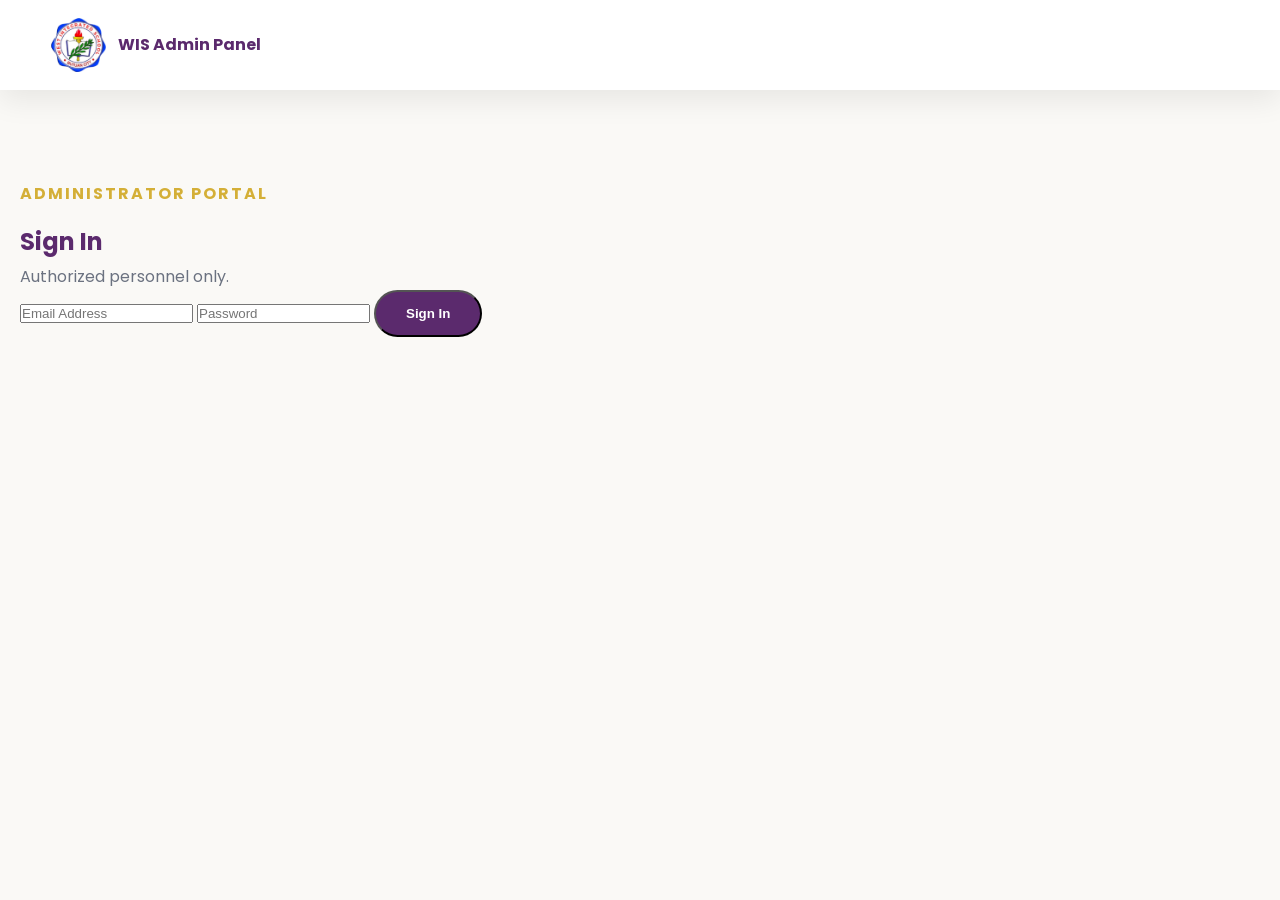
<file: admin.html>
<!DOCTYPE html>
<html lang="en">

<head>

    <meta charset="UTF-8">

    <meta name="viewport" content="width=device-width, initial-scale=1.0">

    <title>Admin Dashboard | West Integrated School</title>

    <link rel="stylesheet" href="css/style.css">

</head>

<body>

    <!-- ==========================================
         HEADER
    =========================================== -->

    <header class="header">

        <nav class="navbar">

            <a href="index.html" class="logo">

                <img src="images/logo.png" alt="West Integrated School Logo">

                <span>WIS Admin Panel</span>

            </a>

        </nav>

    </header>

    <!-- ==========================================
         LOGIN SCREEN
    =========================================== -->

    <section id="login-screen" class="login-page">

        <div class="login-card">

            <span class="section-tag">

                Administrator Portal

            </span>

            <h1>

                Sign In

            </h1>

            <p>

                Authorized personnel only.

            </p>

            <input
type="email"
id="username"
placeholder="Email Address">

            <input
            type="password"
            id="password"
            placeholder="Password">

            <button
            id="login-btn"
            class="btn">

                Sign In

            </button>

            <p id="login-message"></p>

        </div>

    </section>

    <!-- ==========================================
         ADMIN DASHBOARD
    =========================================== -->

    <main id="admin-dashboard" style="display:none;">

        <section class="admin-dashboard">

            <div class="container">

                <span class="section-tag">

                    Administrator

                </span>

                <h1>

                    West Integrated School Dashboard

                </h1>

                <p>

                    Manage announcements and website content.

                </p>

                <div class="admin-grid">

                    <!-- Announcement Editor -->

                    <div class="admin-card">

                        <h2>

                            📢 Announcement Editor

                        </h2>

                        <input
                        type="text"
                        id="announcement-title-input"
                        placeholder="Announcement title">

                        <textarea
                        id="announcement-message-input"
                        placeholder="Write announcement here..."></textarea>

                        <button
                        id="publish-btn"
                        class="btn">

                            Publish Announcement

                        </button>

                    </div>

                    <!-- Gallery Manager -->

<div class="admin-card">

    <h2>
        🖼 Gallery Manager
    </h2>

    <p>
        Add and manage school images.
    </p>


    <input
    type="file"
    id="gallery-file"
    accept="image/*">


    <input
    type="text"
    id="gallery-title"
    placeholder="Image title">


    <textarea
    id="gallery-description"
    placeholder="Image description"></textarea>


    <button
    id="gallery-add-btn"
    class="btn">

        Add to Gallery

    </button>


    <p id="gallery-status">

    Ready

</p>

<img 
id="gallery-preview"
style="display:none; width:200px; border-radius:15px;"
alt="Image preview">

</div>

                </div>

            </div>

        </section>

    </main>

    <!-- ==========================================
         JAVASCRIPT
    =========================================== -->

    
    <script type="module" src="js/admin.js"></script>
</body>

</html>
</file>
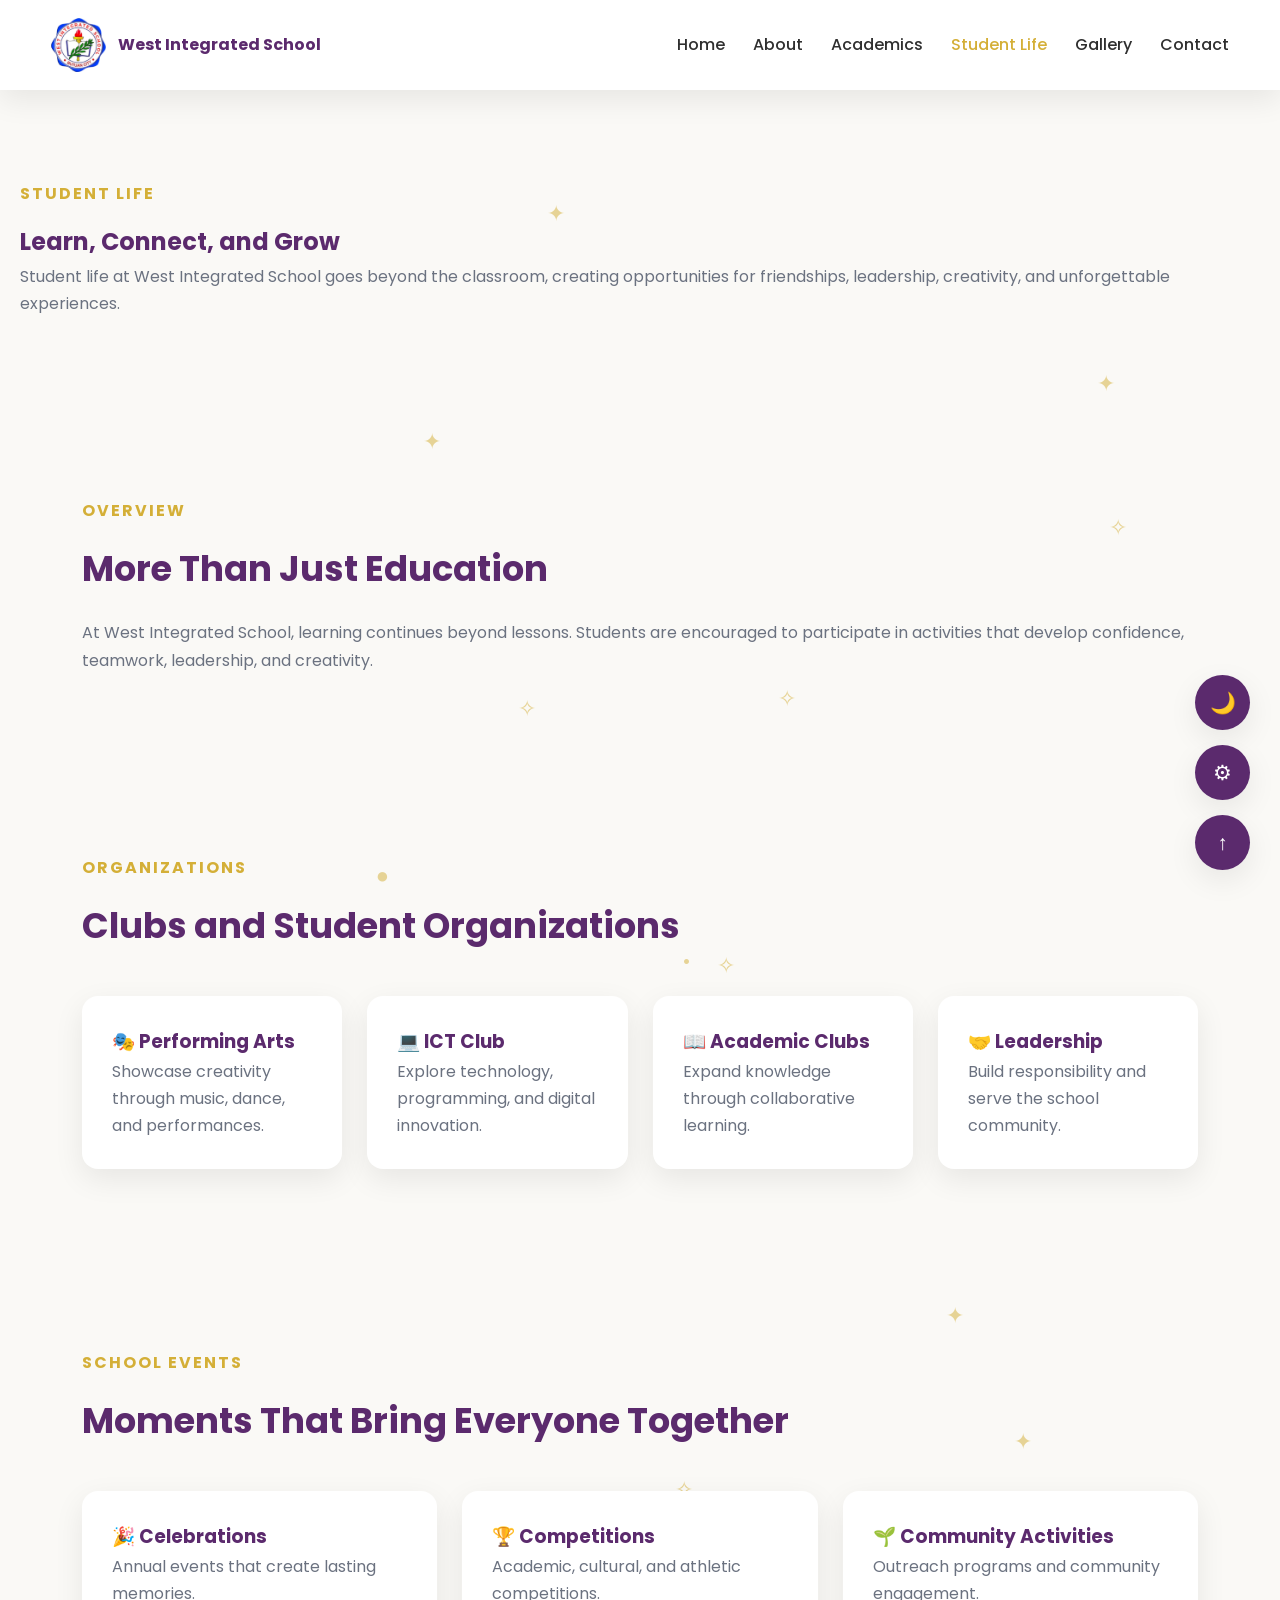
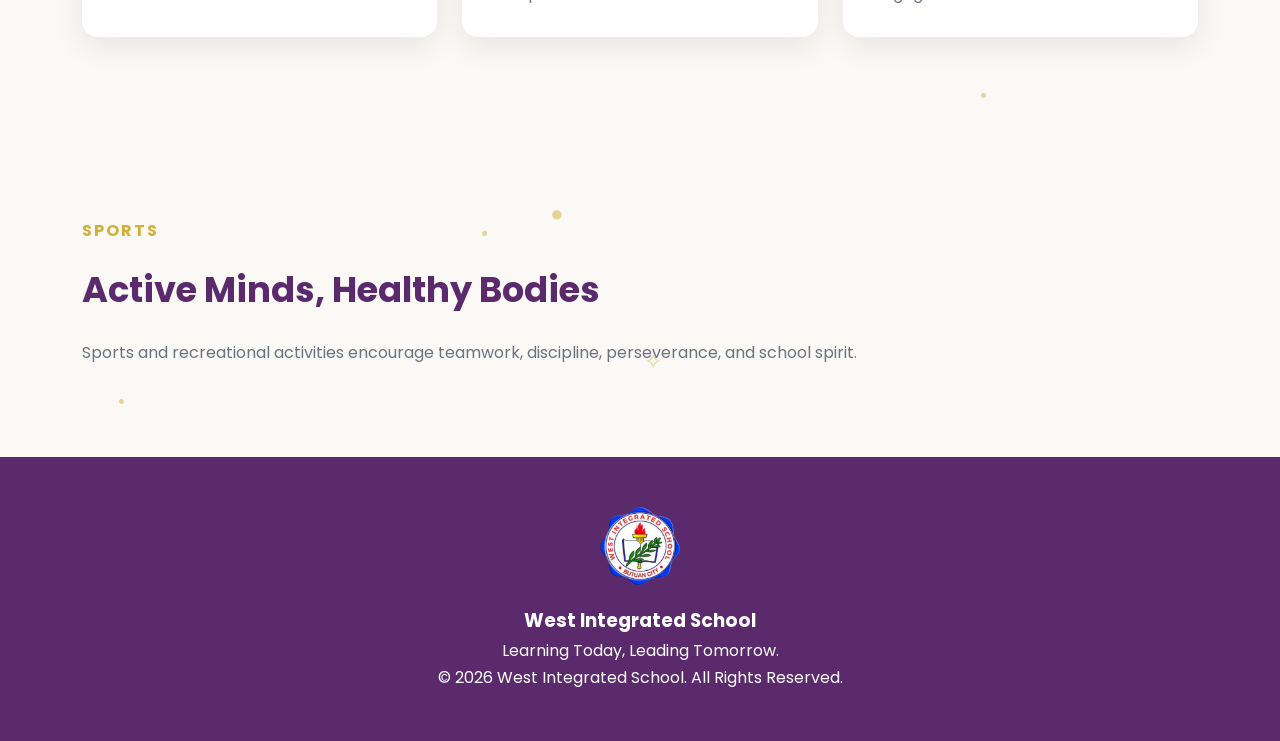
<file: student-life.html>
<!DOCTYPE html>
<html lang="en">

<head>

    <meta charset="UTF-8">

    <meta name="viewport" content="width=device-width, initial-scale=1.0">

    <title>Student Life | West Integrated School</title>

    <link rel="stylesheet" href="css/style.css">

</head>

<body>

    <!-- ==========================================
         HEADER
    =========================================== -->

    <header class="header">

        <nav class="navbar">

            <a href="index.html" class="logo">

                <img src="images/logo.png" alt="West Integrated School Logo">

                <span>West Integrated School</span>

            </a>

            <ul class="nav-links">

                <li><a href="index.html">Home</a></li>

                <li><a href="about.html">About</a></li>

                <li><a href="academics.html">Academics</a></li>

                <li><a href="student-life.html" class="active">Student Life</a></li>

                <li><a href="gallery.html">Gallery</a></li>

                <li><a href="contact.html">Contact</a></li>

            </ul>
        </nav>

    </header>

    <!-- ==========================================
         PAGE HERO
    =========================================== -->

    <section class="page-hero">

        <div class="page-hero-content">

            <span class="section-tag">

                Student Life

            </span>

            <h1>

                Learn, Connect, and Grow

            </h1>

            <p>

                Student life at West Integrated School goes beyond the classroom,
                creating opportunities for friendships, leadership, creativity,
                and unforgettable experiences.

            </p>

        </div>

    </section>

    <main>

        <!-- ======================================
             STUDENT LIFE OVERVIEW
        ======================================= -->

        <section class="student-overview">

            <div class="container">

                <span class="section-tag">

                    Overview

                </span>

                <h2>

                    More Than Just Education

                </h2>

                <p>

                    At West Integrated School, learning continues beyond lessons.
                    Students are encouraged to participate in activities that
                    develop confidence, teamwork, leadership, and creativity.

                </p>

            </div>

        </section>

        <!-- ======================================
             CLUBS & ORGANIZATIONS
        ======================================= -->

        <section class="clubs">

            <div class="container">

                <span class="section-tag">

                    Organizations

                </span>

                <h2>

                    Clubs and Student Organizations

                </h2>

                <div class="student-grid">

                    <div class="student-card">

                        <h3>🎭 Performing Arts</h3>

                        <p>

                            Showcase creativity through music, dance, and performances.

                        </p>

                    </div>

                    <div class="student-card">

                        <h3>💻 ICT Club</h3>

                        <p>

                            Explore technology, programming, and digital innovation.

                        </p>

                    </div>

                    <div class="student-card">

                        <h3>📖 Academic Clubs</h3>

                        <p>

                            Expand knowledge through collaborative learning.

                        </p>

                    </div>

                    <div class="student-card">

                        <h3>🤝 Leadership</h3>

                        <p>

                            Build responsibility and serve the school community.

                        </p>

                    </div>

                </div>

            </div>

        </section>

        <!-- ======================================
             EVENTS
        ======================================= -->

        <section class="events">

            <div class="container">

                <span class="section-tag">

                    School Events

                </span>

                <h2>

                    Moments That Bring Everyone Together

                </h2>

                <div class="student-grid">

                    <div class="student-card">

                        <h3>🎉 Celebrations</h3>

                        <p>

                            Annual events that create lasting memories.

                        </p>

                    </div>

                    <div class="student-card">

                        <h3>🏆 Competitions</h3>

                        <p>

                            Academic, cultural, and athletic competitions.

                        </p>

                    </div>

                    <div class="student-card">

                        <h3>🌱 Community Activities</h3>

                        <p>

                            Outreach programs and community engagement.

                        </p>

                    </div>

                </div>

            </div>

        </section>

        <!-- ======================================
             SPORTS & RECREATION
        ======================================= -->

        <section class="sports">

            <div class="container">

                <span class="section-tag">

                    Sports

                </span>

                <h2>

                    Active Minds, Healthy Bodies

                </h2>

                <p>

                    Sports and recreational activities encourage teamwork,
                    discipline, perseverance, and school spirit.

                </p>

            </div>

        </section>

    </main>

    <!-- ==========================================
         FOOTER
    =========================================== -->

    <footer>

        <div class="footer-content">

            <img src="images/logo.png" alt="West Integrated School Logo">

            <h3>

                West Integrated School

            </h3>

            <p>

                Learning Today, Leading Tomorrow.

            </p>

            <p>

                © 2026 West Integrated School.
                All Rights Reserved.

            </p>

        </div>

    </footer><!-- ==========================================
     FLOATING ACTION BUTTONS
========================================== -->

<div class="floating-buttons">


    <button 
    id="theme-toggle" 
    class="floating-btn" 
    title="Toggle Theme">

        🌙

    </button>



    <button 
    id="preferences-btn" 
    class="floating-btn" 
    title="Preferences">

        ⚙

    </button>



    <button 
    id="back-to-top" 
    class="floating-btn" 
    title="Back to Top">

        ↑

    </button>


</div>





<!-- ==========================================
     PREFERENCES PANEL
========================================== -->


<aside id="preferences-panel" class="preferences-panel">


    <div class="preferences-header">


        <h2>

            Preferences

        </h2>


        <button id="close-preferences">

            ✕

        </button>


    </div>




    <div class="preferences-content">


        <div class="preference-item">


            <label for="theme-toggle-switch">

                🌙 Theme

            </label>


            <input 
            type="checkbox" 
            id="theme-toggle-switch">


        </div>




        <div class="preference-item">


            <label for="accent-color">

                🎨 Accent Color

            </label>


            <select id="accent-color">


                <option value="plum">
                    Royal Plum
                </option>


                <option value="emerald">
                    Emerald
                </option>


                <option value="ocean">
                    Ocean Blue
                </option>


            </select>


        </div>




        <div class="preference-item">


            <label for="font-size">

                🔤 Font Size

            </label>


            <input 
            type="range" 
            id="font-size"
            min="14"
            max="22"
            value="16">


        </div>




        <div class="preference-item">


            <label for="scroll-speed">

                ⚡ Scroll Speed

            </label>


            <input
            type="range"
            id="scroll-speed"
            min="1"
            max="5"
            value="3">


        </div>




        <button id="reset-preferences">

            Restore Default Preferences

        </button>


    </div>


</aside>

    <!-- ==========================================
         PREFERENCES PANEL
    =========================================== -->

    <aside id="preferences-panel" class="preferences-panel">

        <h2>

            Preferences

        </h2>

        <p>

            Personalize your browsing experience.

        </p>

    </aside>

    <!-- ==========================================
         JAVASCRIPT
    =========================================== -->

    <script src="js/script.js"></script>

</body>

</html>
</file>
<file: css/style.css>
/* ==========================================
   1. GOOGLE FONT
========================================== */

@import url('https://fonts.googleapis.com/css2?family=Poppins:wght@300;400;500;600;700;800&display=swap');


/* ==========================================
   2. ROOT VARIABLES
========================================== */

:root{

    --primary:#5B2A6D;
    --primary-light:#73408A;

    --accent:#D4AF37;
    --accent-light:#F3D77A;

    --background:#FAF9F6;
    --surface:#FFFFFF;

    --text:#2F2F2F;
    --text-light:#6B7280;

    --border:#E5E7EB;

    --shadow:0 10px 30px rgba(0,0,0,.08);

    --radius:16px;

    --transition:.35s ease;

}


/* ==========================================
   3. DARK MODE THEMES
========================================== */


/* ---------- PLUM ---------- */

body.dark-mode[data-accent="plum"]{

    --primary:#8B5CF6;
    --primary-light:#A78BFA;

    --accent:#C89B2C;
    --accent-light:#E0BE67;

    --background:#15121D;
    --surface:#221A33;

    --text:#F5F5F5;
    --text-light:#D1D5DB;

    --border:#3A3050;

}


/* ---------- EMERALD ---------- */

body.dark-mode[data-accent="emerald"]{

    --primary:#22C55E;
    --primary-light:#4ADE80;

    --accent:#EAB308;
    --accent-light:#FACC15;

    --background:#0B1813;
    --surface:#12261D;

    --text:#F5F5F5;
    --text-light:#CBD5D1;

    --border:#254236;

}


/* ---------- OCEAN ---------- */

body.dark-mode[data-accent="ocean"]{

    --primary:#60A5FA;
    --primary-light:#93C5FD;

    --accent:#FBBF24;
    --accent-light:#FCD34D;

    --background:#08121F;
    --surface:#122238;

    --text:#F5F5F5;
    --text-light:#CBD5E1;

    --border:#274060;

}



/* ==========================================
   4. RESET
========================================== */

*{

    margin:0;
    padding:0;
    box-sizing:border-box;

}


html{

    scroll-behavior:smooth;

}


body{

    font-family:"Poppins",sans-serif;

    background:var(--background);

    color:var(--text);

    line-height:1.7;

    transition:

    background .5s ease,
    color .5s ease;

}

/* ==========================================
   ANIMATED BACKGROUND PARTICLES
========================================== */

body{

    position:relative;

    overflow-x:hidden;

}


.particle{

    position:fixed;

    color:var(--accent);

    font-size:22px;

    opacity:.5;

    pointer-events:none;

    z-index:-1;

    animation:floatParticle linear infinite;

}


@keyframes floatParticle{

    0%{

        transform:translateY(50px) rotate(0deg);

        opacity:0;

    }


    20%{

        opacity:.6;

    }


    100%{

        transform:translateY(-500px) rotate(360deg);

        opacity:0;

    }

}

/* ==========================================
   5. TYPOGRAPHY
========================================== */


h1,
h2,
h3,
h4{

    color:var(--primary);

    font-weight:700;

    transition:.5s ease;

}


p{

    color:var(--text-light);

    transition:.5s ease;

}


a{

    text-decoration:none;

    color:inherit;

}


img{

    display:block;

    max-width:100%;

}



/* ==========================================
   6. CONTAINER
========================================== */


.container{

    width:min(90%,1200px);

    margin:auto;

}



/* ==========================================
   7. HEADER
========================================== */


.header{

    position:sticky;

    top:0;

    z-index:1000;

    background:var(--surface);

    backdrop-filter:blur(12px);

    box-shadow:var(--shadow);

    transition:.5s ease;

}



.navbar{

    width:min(92%,1200px);

    margin:auto;

    display:flex;

    justify-content:space-between;

    align-items:center;

    padding:18px 0;

}



.logo{

    display:flex;

    align-items:center;

    gap:12px;

    font-weight:700;

    color:var(--primary);

}



.logo img{

    width:55px;

}



.nav-links{

    list-style:none;

    display:flex;

    gap:28px;

}



.nav-links a{

    font-weight:500;

    transition:var(--transition);

}



.nav-links a:hover,
.nav-links a.active{

    color:var(--accent);

}




/* ==========================================
   8. BUTTONS
========================================== */


.btn{

    display:inline-block;

    background:var(--primary);

    color:white;

    padding:14px 30px;

    border-radius:999px;

    font-weight:600;

    transition:var(--transition);

}



.btn:hover{

    background:var(--primary-light);

    transform:translateY(-3px);

}




/* ==========================================
   9. HERO
========================================== */


.hero{

    min-height:90vh;

    display:flex;

    justify-content:center;

    align-items:center;

    text-align:center;

    padding:100px 20px;
    
  position:relative;

  overflow:hidden;
}



.hero-content{

    max-width:800px;

}



.hero h1{

    font-size:clamp(2.5rem,5vw,4.5rem);

    margin-bottom:20px;

}



.hero p{

    font-size:1.2rem;

    margin-bottom:35px;

}
.hero-slideshow{

    position:absolute;

    inset:0;

    z-index:0;

}


.hero-slideshow .slide{

    position:absolute;

    inset:0;

    width:100%;

    height:100%;

    object-fit:cover;

    opacity:0;

    transition:opacity 1s ease;

}


.hero-slideshow .slide.active{

    opacity:.45;

}


.hero-slideshow{

    overflow:hidden;

}
.hero-overlay{

    position:relative;

    z-index:1;

}

/* ==========================================
   ANNOUNCEMENT BANNER
========================================== */

.announcement{

    padding:40px 20px;

}


.announcement-box{

    display:flex;

    align-items:center;

    gap:20px;

    background:var(--primary);

    color:white;

    padding:25px 35px;

    border-radius:var(--radius);

    box-shadow:var(--shadow);

    transition:.35s ease;

}


.announcement-icon{

    font-size:2.5rem;

}


.announcement-box h3{

    color:white;

    margin-bottom:5px;

}


.announcement-box p{

    color:white;

    margin:0;

}


.announcement-box:hover{

    transform:translateY(-5px);

}

/* ==========================================
   HERO FLOATING SHAPES
========================================== */


.hero{

    position:relative;

    overflow:hidden;

}


.hero-overlay{

    position:relative;

    z-index:2;

}



.hero-shapes{

    position:absolute;

    inset:0;

    z-index:1;

}



/* ✦ STAR */

.star{

    position:absolute;

    top:20%;

    left:15%;

    font-size:90px;

    color:var(--accent);

    opacity:.35;

    animation:starFloat 6s ease-in-out infinite;

}



/* ● ORB */

.orb{

    position:absolute;

    width:220px;

    height:220px;

    border-radius:50%;

    background:var(--primary);

    opacity:.25;

    right:10%;

    bottom:15%;

    filter:blur(5px);

    animation:orbFloat 8s ease-in-out infinite;

}



@keyframes starFloat{

    0%{

        transform:translateY(0) rotate(0deg);

    }

    50%{

        transform:translateY(-25px) rotate(20deg);

    }

    100%{

        transform:translateY(0) rotate(0deg);

    }

}



@keyframes orbFloat{

    0%{

        transform:translateY(0) scale(1);

    }

    50%{

        transform:translateY(-35px) scale(1.1);

    }

    100%{

        transform:translateY(0) scale(1);

    }

}

/* ==========================================
   ANIMATED PARTICLES
========================================== */

.hero{

    position:relative;
    overflow:hidden;

}


.particle{

    position:absolute;

    color:var(--accent);

    font-size:22px;

    opacity:.5;

    pointer-events:none;

    animation:floatParticle linear infinite;

}


@keyframes floatParticle{

    0%{

        transform:translateY(50px) rotate(0deg);

        opacity:0;

    }


    20%{

        opacity:.6;

    }


    100%{

        transform:translateY(-500px) rotate(360deg);

        opacity:0;

    }

}
/* ==========================================
   10. SECTIONS
========================================== */


section{

    padding:90px 20px;

}



.section-tag{

    display:inline-block;

    color:var(--accent);

    font-weight:700;

    letter-spacing:2px;

    text-transform:uppercase;

    margin-bottom:15px;

}



section h2{

    font-size:2.2rem;

    margin-bottom:20px;

}



/* ==========================================
   11. CARDS
========================================== */


.discover-grid,
.why-grid,
.student-grid,
.gallery-grid,
.contact-grid,
.academic-grid,
.values-grid,
.facility-grid{

    display:grid;

    grid-template-columns:repeat(auto-fit,minmax(260px,1fr));

    gap:25px;

    margin-top:40px;

}



.discover-card,
.why-card,
.student-card,
.contact-card,
.academic-card,
.value-card,
.facility-card{


    background:var(--surface);

    border-radius:var(--radius);

    padding:30px;

    box-shadow:var(--shadow);

    transition:

    transform .3s ease,
    background .5s ease,
    color .5s ease;

}



.discover-card:hover,
.why-card:hover,
.student-card:hover,
.contact-card:hover,
.academic-card:hover,
.value-card:hover,
.facility-card:hover{

    transform:translateY(-8px);

}
/* ==========================================
   11.5 GALLERY CARDS
========================================== */


.gallery-card{

    background:var(--surface);

    border-radius:24px;

    overflow:hidden;

    box-shadow:var(--shadow);

    border:1px solid var(--border);

    transition:.4s ease;

}



.gallery-card img{

    width:100%;

    height:260px;

    object-fit:cover;

    transition:.5s ease;

}



.gallery-card h3{

    padding:20px 20px 5px;

}



.gallery-card p{

    padding:0 20px 20px;

}



.gallery-card:hover{

    transform:translateY(-12px);

}



.gallery-card:hover img{

    transform:scale(1.08);

}





/* ==========================================
   12. FOOTER
========================================== */


footer{

    background:var(--primary);

    color:white;

    text-align:center;

    padding:50px 20px;

    transition:.5s ease;

}



footer h3,
footer p{

    color:white;

}



.footer-content img{

    width:80px;

    margin:auto auto 20px;

}





/* ==========================================
   13. FLOATING BUTTONS
========================================== */


.floating-buttons{

    position:fixed;

    bottom:30px;

    right:30px;

    display:flex;

    flex-direction:column;

    gap:15px;

    z-index:999;

}



.floating-btn{

    width:55px;

    height:55px;

    border:none;

    border-radius:50%;

    background:var(--primary);

    color:white;

    cursor:pointer;

    font-size:1.3rem;

    box-shadow:var(--shadow);

    transition:var(--transition);

}



.floating-btn:hover{

    background:var(--primary-light);

    transform:translateY(-5px) scale(1.08);

}





/* ==========================================
   14. PREFERENCES PANEL
========================================== */


.preferences-panel{

    position:fixed;

    top:0;

    right:-420px;

    width:380px;

    max-width:100%;

    height:100vh;
  
    overflow-y:auto;
  
    background:var(--surface);

    box-shadow:-10px 0 30px rgba(0,0,0,.15);

    transition:.4s ease;

    z-index:1001;

    display:flex;

    flex-direction:column;

}



.preferences-panel.active{

    right:0;

}



.preferences-header{

    display:flex;

    justify-content:space-between;

    align-items:center;

    padding:25px;

    background:var(--primary);

    color:white;

}



.preferences-header h2{

    color:white;

}



#close-preferences{

    border:none;

    background:none;

    color:white;

    font-size:1.5rem;

    cursor:pointer;

}



.preferences-content{

    padding:25px;

    display:flex;

    flex-direction:column;

    gap:25px;

}



.preference-item{

    display:flex;

    justify-content:space-between;

    align-items:center;

    gap:20px;

}



.preference-item label{

    font-weight:600;

}



.preference-item select{

    padding:10px;

    border-radius:10px;

    border:1px solid var(--border);

    font-family:inherit;

}



.preference-item input[type="range"]{

    width:140px;

    accent-color:var(--primary);

}



#reset-preferences{

    padding:12px;

    border:none;

    border-radius:12px;

    background:var(--primary);

    color:white;

    font-weight:600;

    cursor:pointer;

    transition:var(--transition);

}



#reset-preferences:hover{

    background:var(--primary-light);

}





/* ==========================================
   15. LIGHT ACCENT COLORS
========================================== */


body:not(.dark-mode)[data-accent="plum"]{

    --primary:#5B2A6D;

    --primary-light:#73408A;

    --accent:#D4AF37;

    --accent-light:#F3D77A;

}



body:not(.dark-mode)[data-accent="emerald"]{

    --primary:#0F766E;

    --primary-light:#14B8A6;

    --accent:#FACC15;

    --accent-light:#FDE047;

}



body:not(.dark-mode)[data-accent="ocean"]{

    --primary:#1D4ED8;

    --primary-light:#3B82F6;

    --accent:#FBBF24;

    --accent-light:#FCD34D;

}





/* ==========================================
   16. RESPONSIVE
========================================== */


@media (max-width:768px){


    .navbar{

        flex-direction:column;

        gap:20px;

    }



    .nav-links{

        flex-wrap:wrap;

        justify-content:center;

        gap:16px;

    }



    .hero h1{

        font-size:2.5rem;

    }



    .floating-buttons{

        bottom:20px;

        right:20px;

    }


}
/* ==========================================
   ADMIN DASHBOARD
========================================== */


.admin-dashboard{

    min-height:80vh;

}


.admin-grid{

    display:grid;

    grid-template-columns:
    repeat(auto-fit,minmax(300px,1fr));

    gap:25px;

    margin-top:40px;

}



.admin-card{

    background:var(--surface);

    padding:30px;

    border-radius:var(--radius);

    box-shadow:var(--shadow);

    transition:.35s ease;

}



.admin-card:hover{

    transform:translateY(-8px);

}



.admin-card h2{

    margin-bottom:20px;

}



.admin-card input,
.admin-card textarea{

    width:100%;

    padding:15px;

    margin-bottom:15px;

    border-radius:12px;

    border:1px solid var(--border);

    background:var(--background);

    color:var(--text);

    font-family:"Poppins",sans-serif;

}



.admin-card textarea{

    height:150px;

    resize:none;

}
/* ==========================================
   LOGOUT BUTTON
========================================== */

.logout-btn{

    background: var(--primary);
    color: white;

    border: none;
    padding: 12px 25px;

    border-radius: 10px;

    font-size: 15px;
    font-weight: 600;

    cursor: pointer;

    transition: 0.3s ease;

}


.logout-btn:hover{

    transform: translateY(-3px);

    opacity: 0.85;

}


.logout-btn:active{

    transform: scale(0.95);

}
</file>
